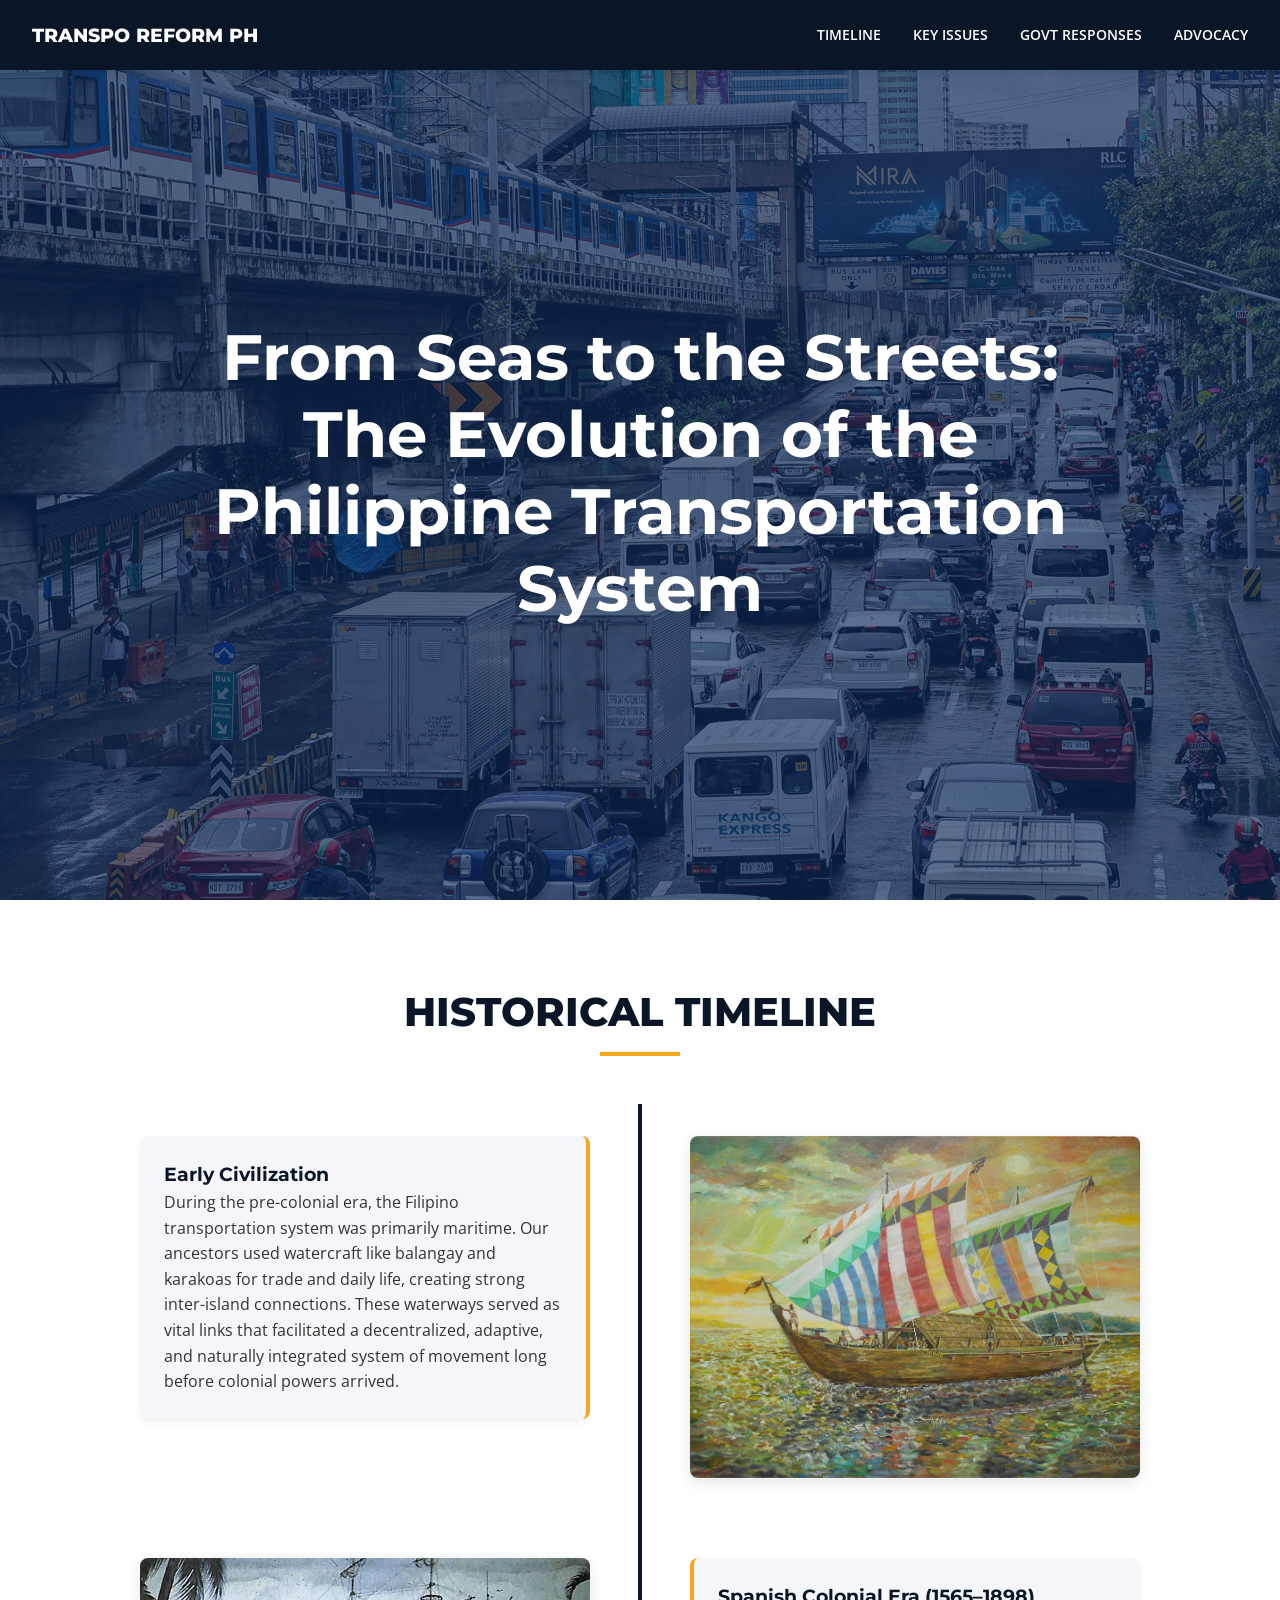
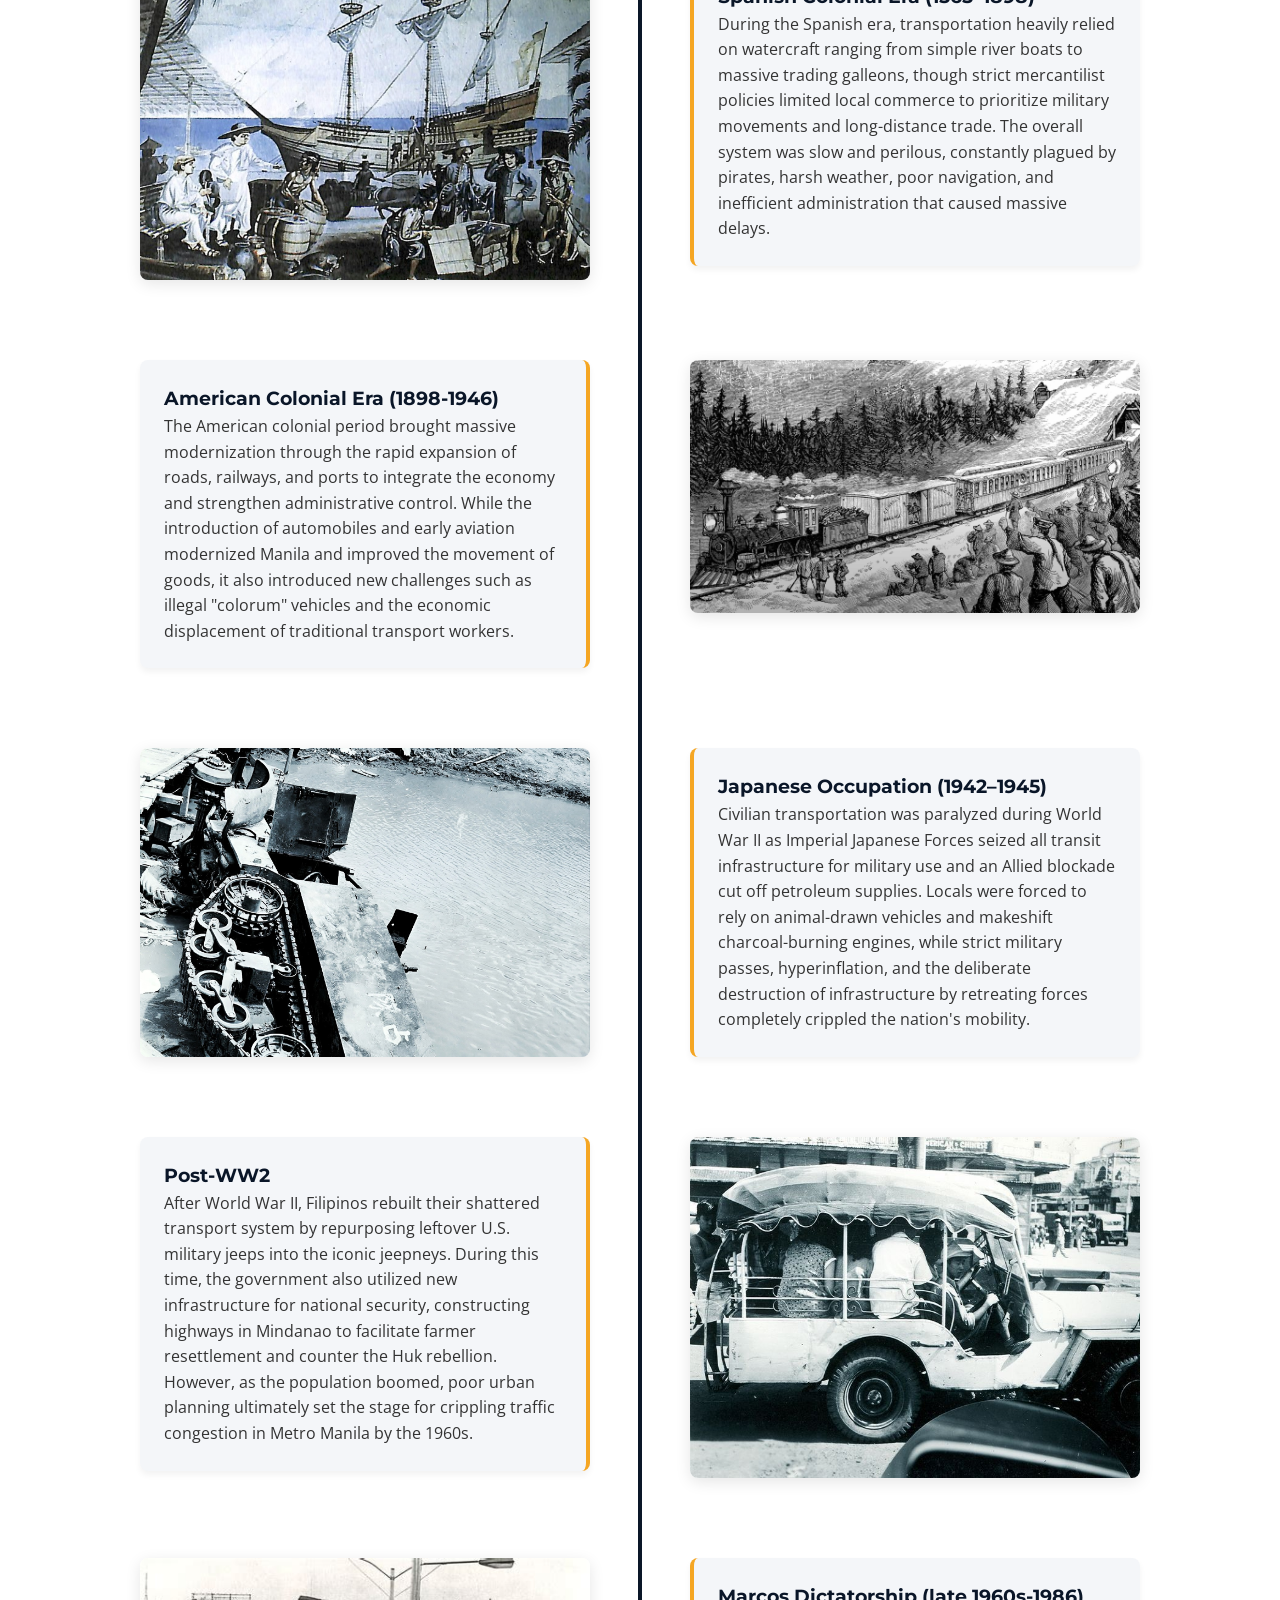
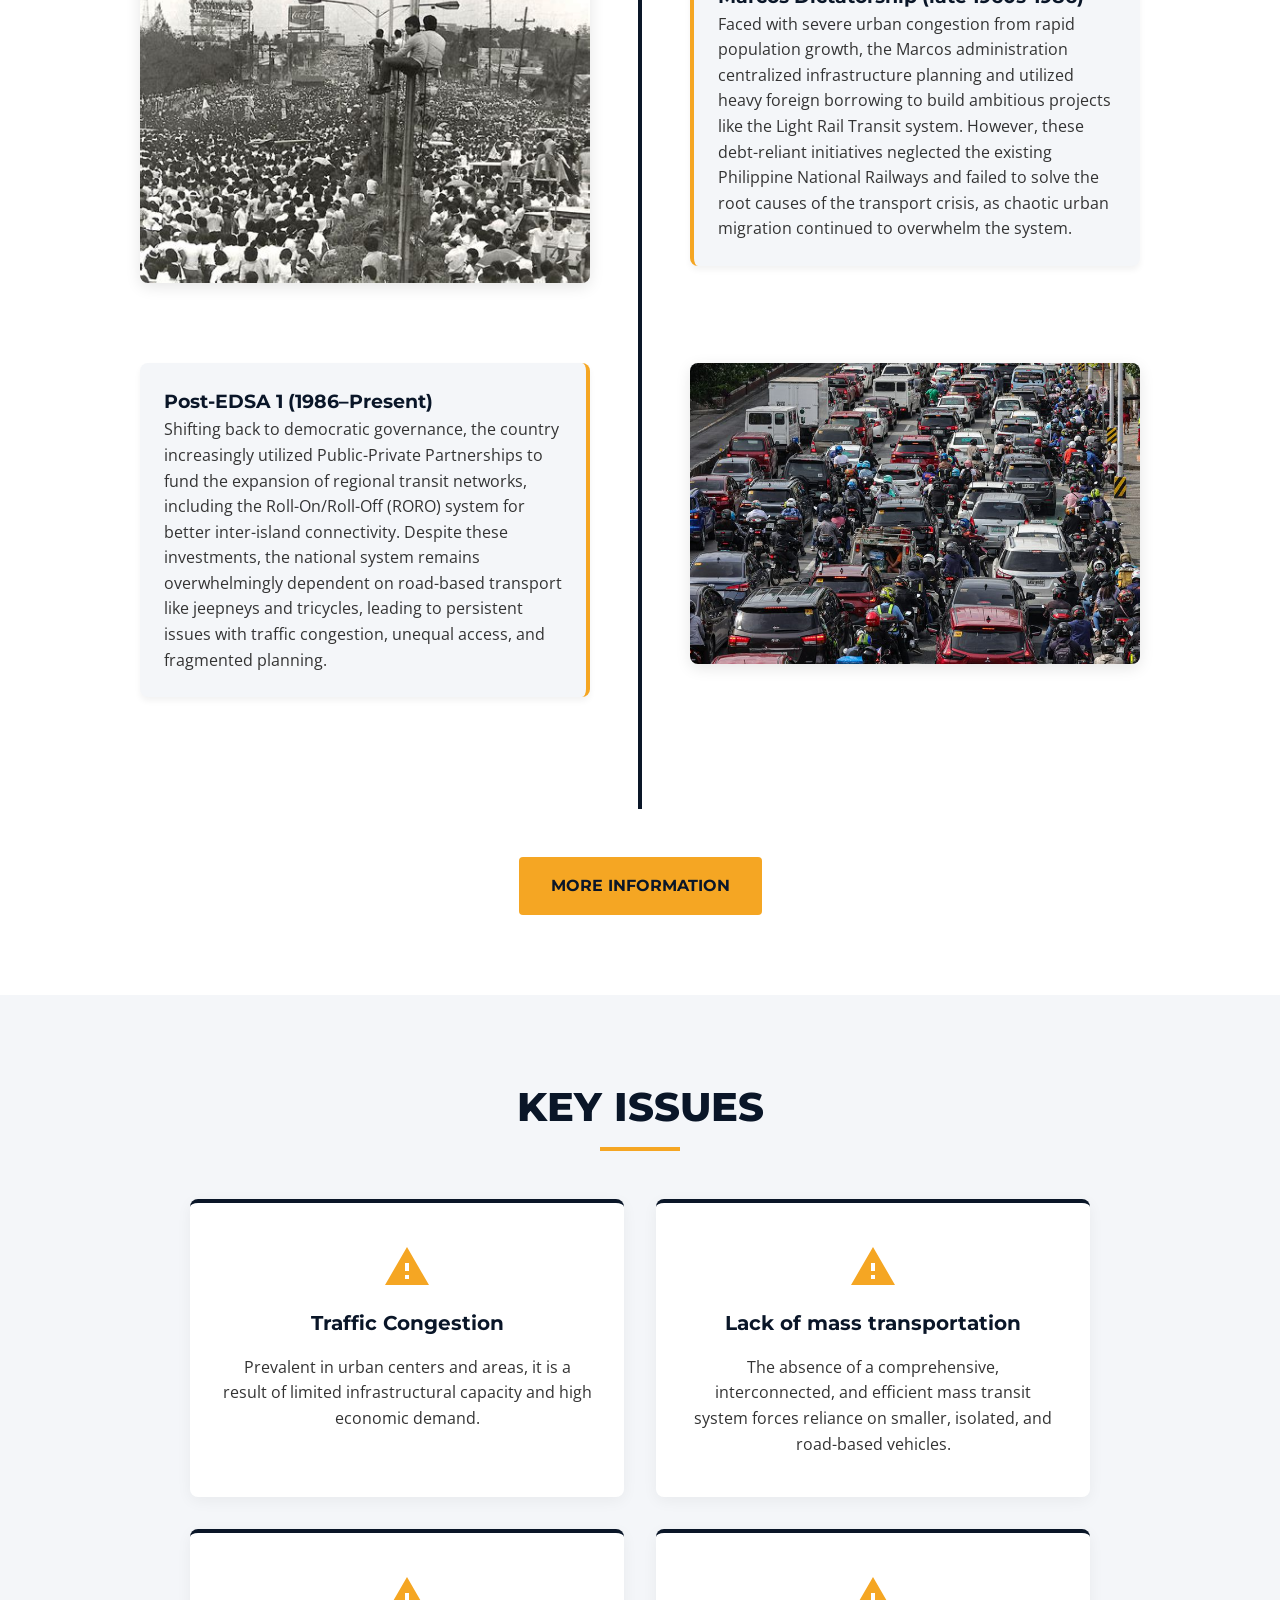
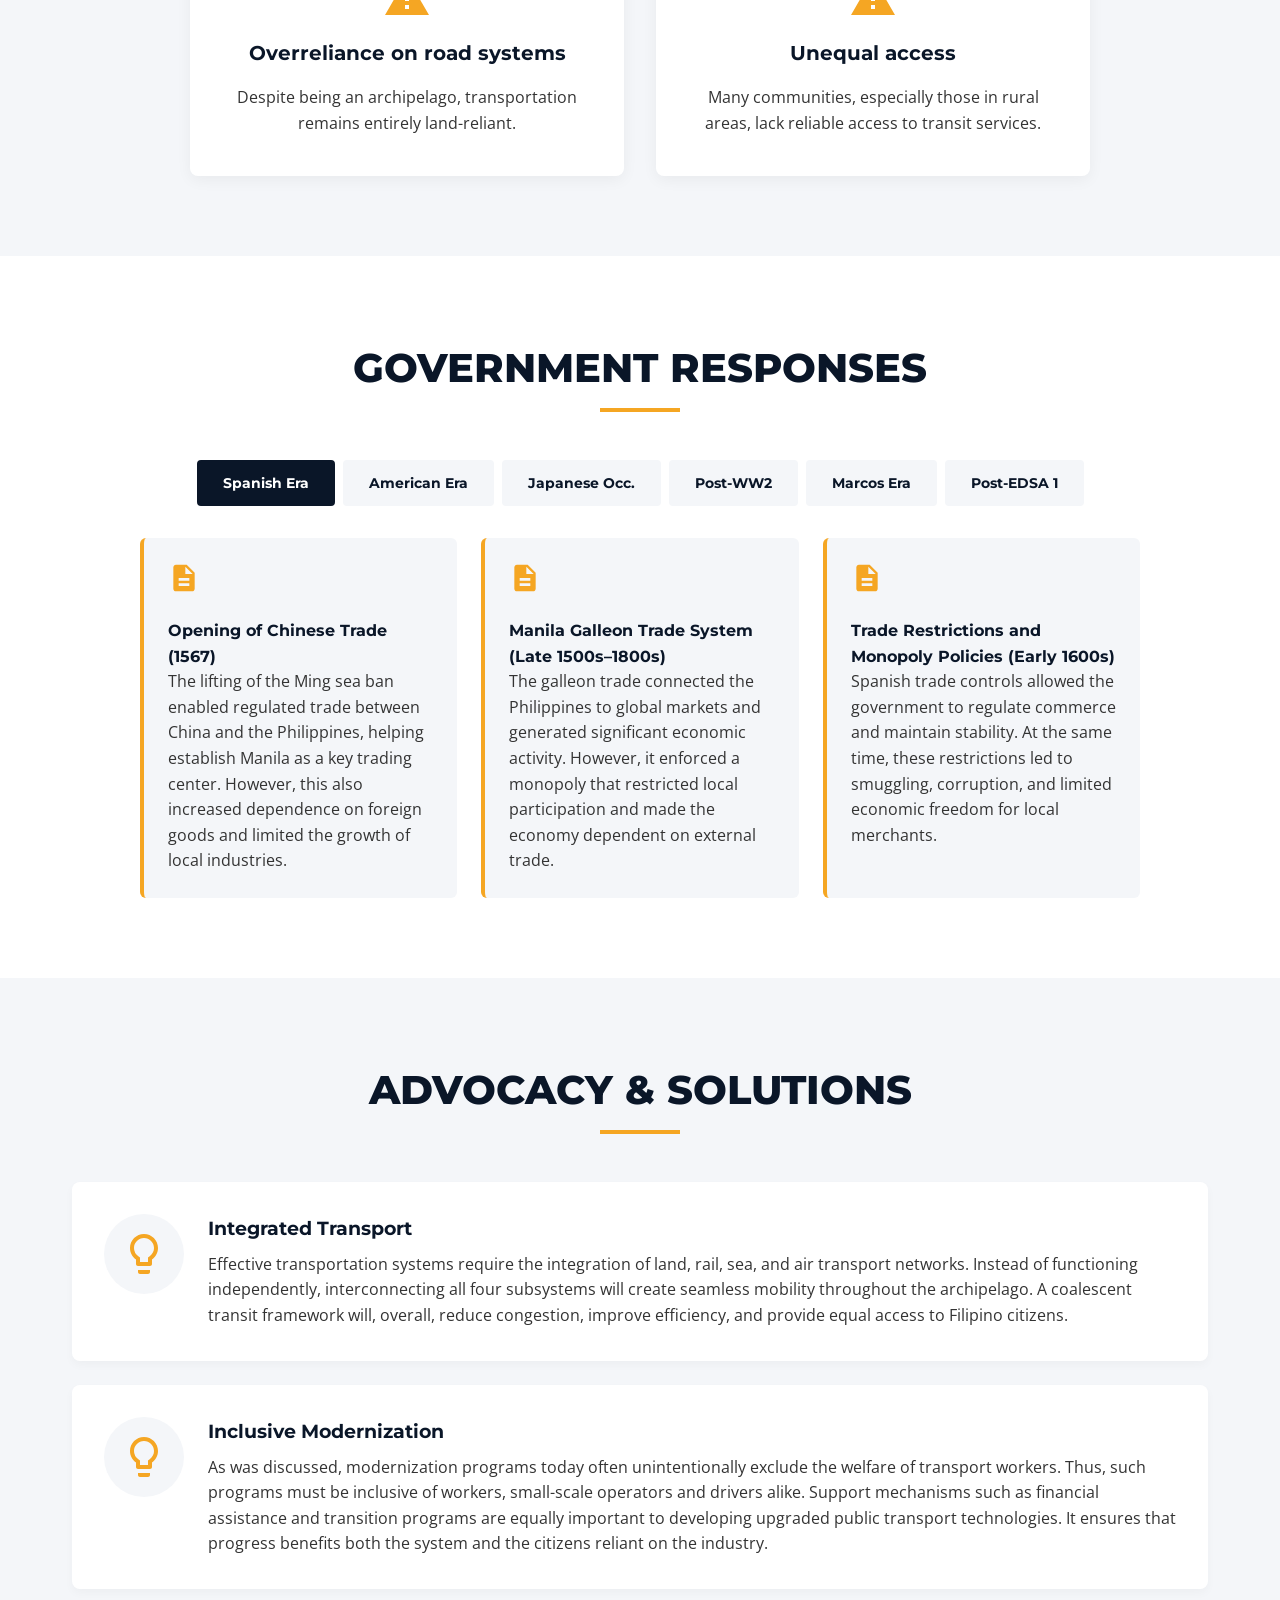
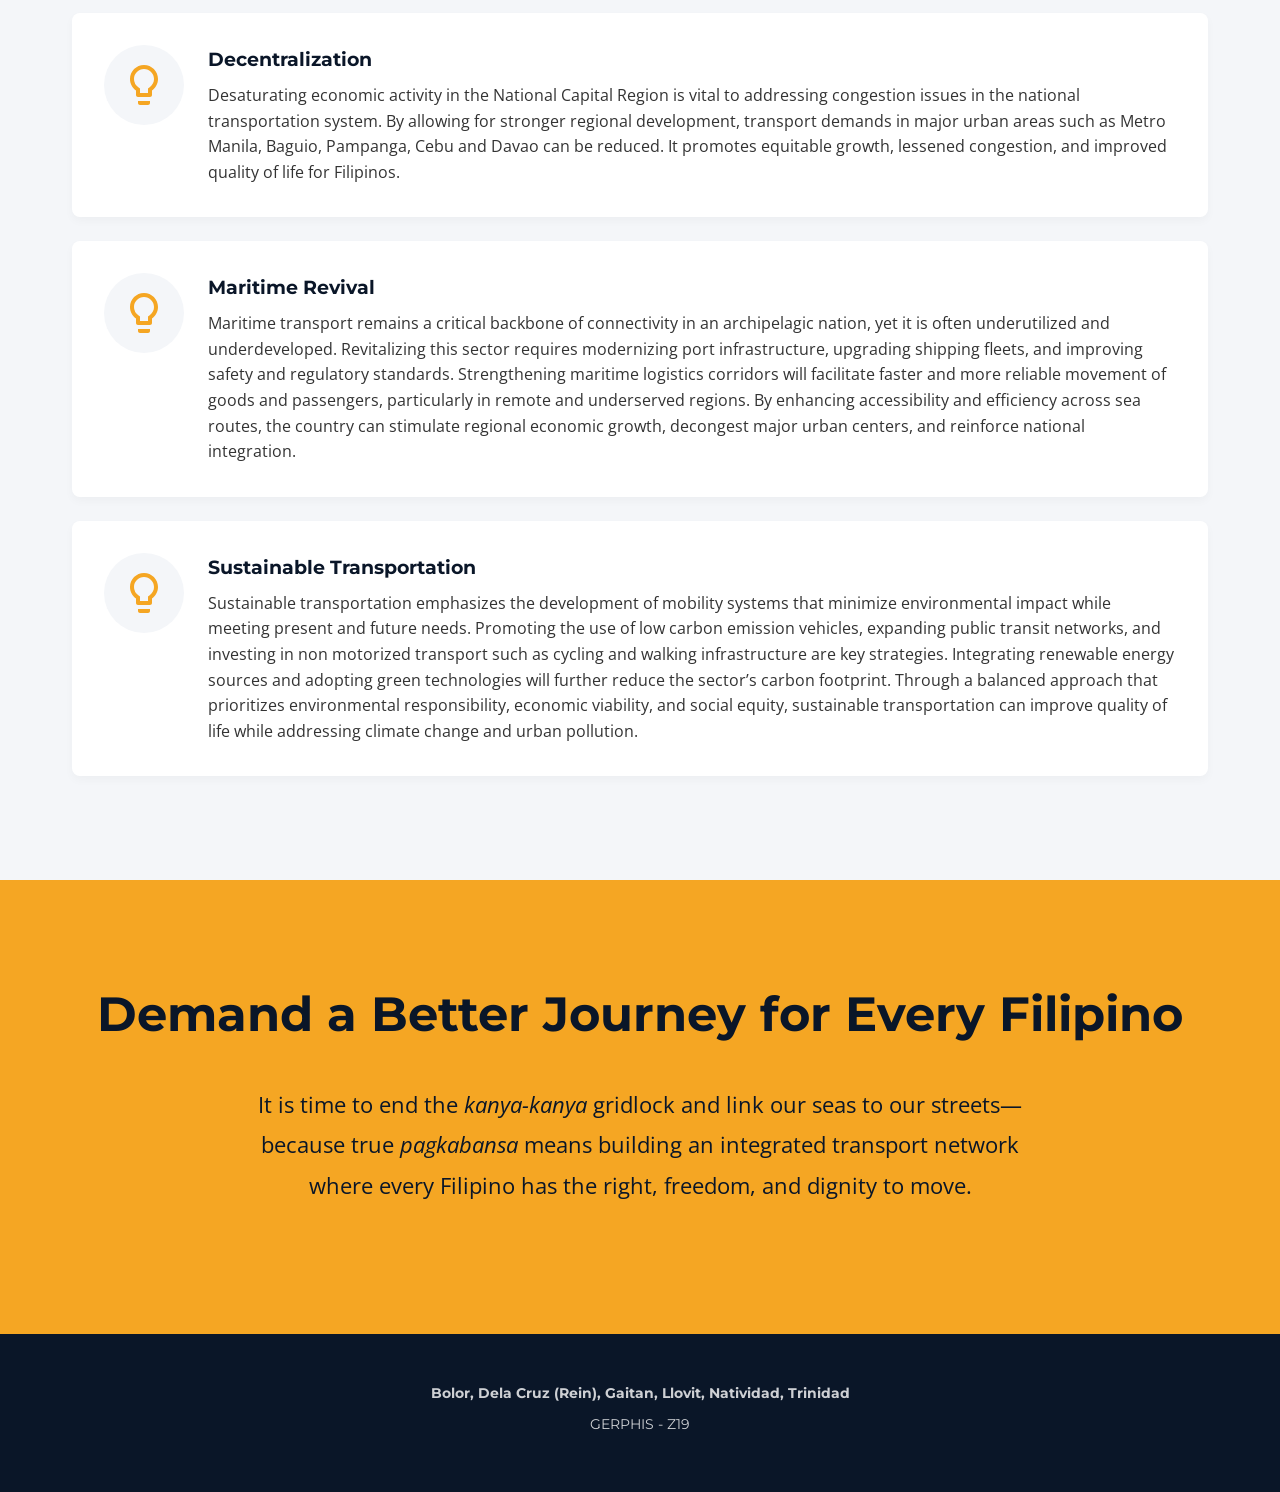
<file: index.html>
<!DOCTYPE html>
<html lang="en">
<head>
    <meta charset="UTF-8">
    <meta name="viewport" content="width=device-width, initial-scale=1.0">
    <title>From Seas to the Streets | Philippine Transportation Reform</title>
    <link rel="preconnect" href="https://fonts.googleapis.com">
    <link rel="preconnect" href="https://fonts.gstatic.com" crossorigin>
    <link href="https://fonts.googleapis.com/css2?family=Montserrat:wght@400;700;800&family=Open+Sans:wght@400;600&display=swap" rel="stylesheet">
    <link rel="stylesheet" href="style.css">
</head>
<body>

    <svg style="display: none;">
        <defs>
            <g id="icon-alert">
                <path d="M1 21h22L12 2 1 21zm12-3h-2v-2h2v2zm0-4h-2v-4h2v4z"/>
            </g>
            <g id="icon-solution">
                <path d="M9 21c0 .55.45 1 1 1h4c.55 0 1-.45 1-1v-1H9v1zm3-19C8.14 2 5 5.14 5 9c0 2.38 1.19 4.47 3 5.74V17c0 .55.45 1 1 1h6c.55 0 1-.45 1-1v-2.26c1.81-1.27 3-3.36 3-5.74 0-3.86-3.14-7-7-7zm2.85 11.1l-.85.6V16h-4v-2.3l-.85-.6A4.997 4.997 0 0 1 7 9c0-2.76 2.24-5 5-5s5 2.24 5 5c0 1.63-.8 3.16-2.15 4.1z"/>
            </g>
            <g id="icon-law">
                <path d="M14 2H6c-1.1 0-1.99.9-1.99 2L4 20c0 1.1.89 2 1.99 2H18c1.1 0 2-.9 2-2V8l-6-6zm2 16H8v-2h8v2zm0-4H8v-2h8v2zm-3-5V3.5L18.5 9H13z"/>
            </g>
        </defs>
    </svg>

    <nav>
        <div class="nav-logo">TRANSPO REFORM PH</div>
        <div class="menu-toggle" onclick="toggleMenu()">
            <span></span>
            <span></span>
            <span></span>
        </div>
        <ul class="nav-links">
            <li><a href="#timeline">Timeline</a></li>
            <li><a href="#issues">Key Issues</a></li>
            <li><a href="#responses">Govt Responses</a></li>
            <li><a href="#advocacy">Advocacy</a></li>
        </ul>
    </nav>

    <header id="hero">
        <h1 class="fade-in">From Seas to the Streets: The Evolution of the Philippine Transportation System</h1>
    </header>

    <section id="timeline">
        <h2 class="section-title fade-in">Historical Timeline</h2>
        <div class="timeline-container">

            <div class="timeline-item fade-in">
                <div class="timeline-content">
                    <h3>Early Civilization</h3>
                    <p>During the pre-colonial era, the Filipino transportation system was primarily maritime. Our ancestors used watercraft like balangay and karakoas for trade and daily life, creating strong inter-island connections. These waterways served as vital links that facilitated a decentralized, adaptive, and naturally integrated system of movement long before colonial powers arrived.</p>
                </div>
                <div class="timeline-image">
                    <img src="Pictures/early_timeline.jpg" alt="Early Civilization">
                </div>
            </div>
            
            <div class="timeline-item fade-in">
                <div class="timeline-content">
                    <h3>Spanish Colonial Era (1565–1898)</h3>
                    <p>During the Spanish era, transportation heavily relied on watercraft ranging from simple river boats to massive trading galleons, though strict mercantilist policies limited local commerce to prioritize military movements and long-distance trade. The overall system was slow and perilous, constantly plagued by pirates, harsh weather, poor navigation, and inefficient administration that caused massive delays.</p>
                </div>
                <div class="timeline-image">
                    <img src="Pictures/Spanish_timeline.jpg" alt="Spanish Colonial Era">
                </div>
            </div>

            <div class="timeline-item fade-in">
                <div class="timeline-content">
                    <h3>American Colonial Era (1898-1946)</h3>
                    <p>The American colonial period brought massive modernization through the rapid expansion of roads, railways, and ports to integrate the economy and strengthen administrative control. While the introduction of automobiles and early aviation modernized Manila and improved the movement of goods, it also introduced new challenges such as illegal "colorum" vehicles and the economic displacement of traditional transport workers.</p>
                </div>
                <div class="timeline-image">
                    <img src="Pictures/american_timeline.jpg" alt="American Colonial Era">
                </div>
            </div>

            <div class="timeline-item fade-in match-text-height">
                <div class="timeline-content">
                    <h3>Japanese Occupation (1942–1945)</h3>
                    <p>Civilian transportation was paralyzed during World War II as Imperial Japanese Forces seized all transit infrastructure for military use and an Allied blockade cut off petroleum supplies. Locals were forced to rely on animal-drawn vehicles and makeshift charcoal-burning engines, while strict military passes, hyperinflation, and the deliberate destruction of infrastructure by retreating forces completely crippled the nation's mobility.</p>
                </div>
                <div class="timeline-image">
                    <img src="Pictures/japanese_timeline.jpg" alt="Japanese Occupation">
                </div>
            </div>

            <div class="timeline-item fade-in">
                <div class="timeline-content">
                    <h3>Post-WW2</h3>
                    <p>After World War II, Filipinos rebuilt their shattered transport system by repurposing leftover U.S. military jeeps into the iconic jeepneys. During this time, the government also utilized new infrastructure for national security, constructing highways in Mindanao to facilitate farmer resettlement and counter the Huk rebellion. However, as the population boomed, poor urban planning ultimately set the stage for crippling traffic congestion in Metro Manila by the 1960s.</p>
                </div>
                <div class="timeline-image">
                    <img src="Pictures/ww2_timeline.jpg" alt="Post-WW2">
                </div>
            </div>

            <div class="timeline-item fade-in">
                <div class="timeline-content">
                    <h3>Marcos Dictatorship (late 1960s-1986)</h3>
                    <p>Faced with severe urban congestion from rapid population growth, the Marcos administration centralized infrastructure planning and utilized heavy foreign borrowing to build ambitious projects like the Light Rail Transit system. However, these debt-reliant initiatives neglected the existing Philippine National Railways and failed to solve the root causes of the transport crisis, as chaotic urban migration continued to overwhelm the system.</p>
                </div>
                <div class="timeline-image">
                    <img src="Pictures/marcos_timeline.jpg" alt="Marcos Dictatorship">
                </div>
            </div>

            <div class="timeline-item fade-in">
                <div class="timeline-content">
                    <h3>Post-EDSA 1 (1986–Present)</h3>
                    <p>Shifting back to democratic governance, the country increasingly utilized Public-Private Partnerships to fund the expansion of regional transit networks, including the Roll-On/Roll-Off (RORO) system for better inter-island connectivity. Despite these investments, the national system remains overwhelmingly dependent on road-based transport like jeepneys and tricycles, leading to persistent issues with traffic congestion, unequal access, and fragmented planning.</p>
                </div>
                <div class="timeline-image">
                    <img src="Pictures/present_timeline.jpg" alt="Present Timeline">
                </div>
            </div>

        </div>

        <div style="text-align: center; margin-top: 3rem;">
            <a href="more_info.html" class="btn fade-in">More Information</a>
        </div>

    </section>

    <section id="issues">
        <h2 class="section-title fade-in">Key Issues</h2>
        <div class="grid-cards">
            <div class="card fade-in">
                <svg class="icon" viewBox="0 0 24 24"><use href="#icon-alert"></use></svg>
                <h3>Traffic Congestion</h3>
                <p>
                    Prevalent in urban centers and areas, it is a result of limited infrastructural capacity and high economic demand.
                </p>
            </div>

            <div class="card fade-in">
                <svg class="icon" viewBox="0 0 24 24"><use href="#icon-alert"></use></svg>
                <h3>Lack of mass transportation</h3>
                <p>
                    The absence of a comprehensive, interconnected, and efficient mass transit system forces reliance on smaller, isolated, and road-based vehicles.
                </p>
            </div>

            <div class="card fade-in">
                <svg class="icon" viewBox="0 0 24 24"><use href="#icon-alert"></use></svg>
                <h3>Overreliance on road systems</h3>
                <p>
                    Despite being an archipelago, transportation remains entirely land-reliant.
                </p>
            </div>

            <div class="card fade-in">
                <svg class="icon" viewBox="0 0 24 24"><use href="#icon-alert"></use></svg>
                <h3>Unequal access</h3>
                <p>
                    Many communities, especially those in rural areas, lack reliable access to transit services.
                </p>
            </div>
        </div>
    </section>

    <section id="responses">
        <h2 class="section-title fade-in">Government Responses</h2>
        <div class="tabs-container fade-in">
            <div class="tabs-nav">
                <button class="tab-btn" onclick="openTab(event, 'tab-spanish')">Spanish Era</button>
                <button class="tab-btn" onclick="openTab(event, 'tab-american')">American Era</button>
                <button class="tab-btn" onclick="openTab(event, 'tab-japanese')">Japanese Occ.</button>
                <button class="tab-btn" onclick="openTab(event, 'tab-postww2')">Post-WW2</button>
                <button class="tab-btn" onclick="openTab(event, 'tab-marcos')">Marcos Era</button>
                <button class="tab-btn" onclick="openTab(event, 'tab-postedsa')">Post-EDSA 1</button>
            </div>

            <div id="tab-spanish" class="tab-content">
                <div class="policy-grid">
                    <div class="policy-card">
                        <svg class="icon" style="width:32px; height:32px;" viewBox="0 0 24 24"><use href="#icon-law"></use></svg>
                        <h4>Opening of Chinese Trade (1567)</h4>
                        <p>The lifting of the Ming sea ban enabled regulated trade between China and the Philippines, helping establish Manila as a key trading center. However, this also increased dependence on foreign goods and limited the growth of local industries.</p>
                    </div>
                    <div class="policy-card">
                        <svg class="icon" style="width:32px; height:32px;" viewBox="0 0 24 24"><use href="#icon-law"></use></svg>
                        <h4>Manila Galleon Trade System (Late 1500s–1800s)</h4>
                        <p>The galleon trade connected the Philippines to global markets and generated significant economic activity. However, it enforced a monopoly that restricted local participation and made the economy dependent on external trade.</p>
                    </div>
                    <div class="policy-card">
                        <svg class="icon" style="width:32px; height:32px;" viewBox="0 0 24 24"><use href="#icon-law"></use></svg>
                        <h4>Trade Restrictions and Monopoly Policies (Early 1600s)</h4>
                        <p>Spanish trade controls allowed the government to regulate commerce and maintain stability. At the same time, these restrictions led to smuggling, corruption, and limited economic freedom for local merchants.</p>
                    </div>
                </div>
            </div>

            <div id="tab-american" class="tab-content">
                <div class="policy-grid">
                    <div class="policy-card">
                        <svg class="icon" style="width:32px; height:32px;" viewBox="0 0 24 24"><use href="#icon-law"></use></svg>
                        <h4> Act No. 2307 - Board of Public Utility Commissioners (1914)</h4>
                        <p>This law introduced a formal regulatory system for transport services, ensuring that private companies followed government rules. While it helped organize the growing transport industry, it also increased government control over private enterprise and laid the foundation for long-term regulatory bureaucracy.</p>
                    </div>
                    <div class="policy-card">
                        <svg class="icon" style="width:32px; height:32px;" viewBox="0 0 24 24"><use href="#icon-law"></use></svg>
                        <h4>Act 3084 - Nationalization of Coastwise Shipping (1923)</h4>
                        <p>The policy aimed to strengthen the national shipping industry and reduce foreign dominance in domestic transport. While it promoted Filipino ownership, it also limited competition and reduced the number of operators in the shipping sector.</p>
                    </div>
                    <div class="policy-card">
                        <svg class="icon" style="width:32px; height:32px;" viewBox="0 0 24 24"><use href="#icon-law"></use></svg>
                        <h4>Commonwealth Act No. 146 - Public Service Law (1936)</h4>
                        <p>It allowed the government to control routes, rates, and operations of transport companies. Although it improved oversight and stability, the law became rigid over time and remained largely unchanged for decades, contributing to inefficiencies in the transport system.</p>
                    </div>
                </div>
            </div>

            <div id="tab-japanese" class="tab-content">
                <div class="policy-grid">
                    <div class="policy-card">
                        <svg class="icon" style="width:32px; height:32px;" viewBox="0 0 24 24"><use href="#icon-law"></use></svg>
                        <h4>Laurel's Food and Distribution Policies (1942)</h4>
                        <p>Laurel enacted policies to boost food production and protect citizens from conscription. By addressing food distribution directly, Laurel attempted to mitigate the worst effects of the crisis. Laurel organized an agency to distribute rice, even though most of the rice was confiscated by Japanese soldiers.</p>
                    </div>
                    <div class="policy-card">
                        <svg class="icon" style="width:32px; height:32px;" viewBox="0 0 24 24"><use href="#icon-law"></use></svg>
                        <h4>Executive Order No. 1 (1942)</h4>
                        <p>This order vested law enforcement duties in the Commissioner of the Interior. Crucially, this bureau was made responsible for enforcing occupation ordinances related to transportation, specifically, maintaining public order on the roads and regulating the movement of both people and goods.</p>
                    </div>
                    <div class="policy-card">
                        <svg class="icon" style="width:32px; height:32px;" viewBox="0 0 24 24"><use href="#icon-law"></use></svg>
                        <h4>Proclamation No. 109 (1944)</h4>
                        <p>The Japanese subsequently utilized the KALIBAPI as the means to implement labor mobilization programs, which included compelling workers to participate in road repair and infrastructure maintenance vital for military transportation.</p>
                    </div>
                </div>
            </div>

            <div id="tab-postww2" class="tab-content">
                <div class="policy-grid">
                    <div class="policy-card">
                        <svg class="icon" style="width:32px; height:32px;" viewBox="0 0 24 24"><use href="#icon-law"></use></svg>
                        <h4>Republic Act No. 4136 - Land Transportation and Traffic Code (1964)</h4>
                        <p>This law centralized vehicle registration to manage the post-war transport boom. However, its heavy bureaucracy allowed the illegal "Kabit System" to thrive, where illegal operators simply attached themselves to legitimate franchises.</p>
                    </div>
                    <div class="policy-card">
                        <svg class="icon" style="width:32px; height:32px;" viewBox="0 0 24 24"><use href="#icon-law"></use></svg>
                        <h4>Executive Order No. 603 – Creation of the Light Rail Transit Authority (1980)</h4>
                        <p>This order established the LRTA to build Metro Manila's first modern light rail. While it provided a crucial mass transit alternative, it burdened the national economy by relying on up to $300 million in state-guaranteed foreign loans.</p>
                    </div>
                    <div class="policy-card">
                        <svg class="icon" style="width:32px; height:32px;" viewBox="0 0 24 24"><use href="#icon-law"></use></svg>
                        <h4>Letter of Instruction No. 1482 – Legalization of "Colorum" Vehicles (1984)</h4>
                        <p>This directive officially recognized motorized tricycles as legal transport outside urban areas. Shifting franchising to local governments organized informal workers but eventually contributed to severe localized traffic congestion.</p>
                    </div>
                </div>
            </div>

            <div id="tab-marcos" class="tab-content">
                <div class="policy-grid">
                    <div class="policy-card">
                        <svg class="icon" style="width:32px; height:32px;" viewBox="0 0 24 24"><use href="#icon-law"></use></svg>
                        <h4>Executive Order No. 546 - Creation of Public Works and Transport Ministries</h4>
                        <p>This established the Ministry of Public Works and Transportation. It centralized the responsibility for constructing and maintaining massive public infrastructure, including portworks, airports, public buildings, and flood control systems</p>
                    </div>
                    <div class="policy-card">
                        <svg class="icon" style="width:32px; height:32px;" viewBox="0 0 24 24"><use href="#icon-law"></use></svg>
                        <h4>Executive Order No. 603 - Light Rail Transit Authority</h4>
                        <p>This created the Light Rail Transit Authority (LRTA) to construct, operate, and maintain the light rail system. The national government fully subscribed its 500 million peso capital and guaranteed up to $300 million in foreign loans authorized for the project.</p>
                    </div>
                    <div class="policy-card">
                        <svg class="icon" style="width:32px; height:32px;" viewBox="0 0 24 24"><use href="#icon-law"></use></svg>
                        <h4>Letter of Instruction No. 1482 - Legalization of “Colurum” Vehicles</h4>
                        <p>This mandated the legalization and regulation of "colorum" motorized tricycles, officially recognizing them as a principal transport mode in non-urban areas. It shifted management responsibilities to local governments to decentralize franchising and licensing.</p>
                    </div>
                </div>
            </div>

            <div id="tab-postedsa" class="tab-content">
                <div class="policy-grid">
                    <div class="policy-card">
                        <svg class="icon" style="width:32px; height:32px;" viewBox="0 0 24 24"><use href="#icon-law"></use></svg>
                        <h4>RA 6957 - Public-Private Partnerships (1990)</h4>
                        <p>PPP enabled faster infrastructure development through private sector participation, improving connectivity and reducing government burden. However, it may lead to higher user costs and concerns over transparency and equity.</p>
                    </div>
                    <div class="policy-card">
                        <svg class="icon" style="width:32px; height:32px;" viewBox="0 0 24 24"><use href="#icon-law"></use></svg>
                        <h4>Roll-on/Roll-off (RORO) System (2003)</h4>
                        <p>The RORO system improved inter-island transport by allowing seamless movement of vehicles and goods, boosting regional trade. Its impact, however, is limited by uneven infrastructure and operational inefficiencies.</p>
                    </div>
                    <div class="policy-card">
                        <svg class="icon" style="width:32px; height:32px;" viewBox="0 0 24 24"><use href="#icon-law"></use></svg>
                        <h4>Public Utility Vehicle Modernization Program (PUVMP) (2017)</h4>
                        <p>The PUVMP aims to modernize public transport with safer and more environmentally friendly vehicles. However, high costs have created challenges for drivers and operators, raising concerns about inclusivity.</p>
                    </div>
                </div>
            </div>

        </div>
    </section>

    <section id="advocacy" style="background-color: var(--light-grey);">
        <div class="container fade-in">
            <h2 class="section-title">Advocacy & Solutions</h2>
            
            <div class="feature-block fade-in">
                <div class="feature-block-icon">
                    <svg class="icon" style="margin:0;" viewBox="0 0 24 24"><use href="#icon-solution"></use></svg>
                </div>
                <div>
                    <h3>Integrated Transport</h3>
                    <p>Effective transportation systems require the integration of land, rail, sea, and air transport networks. Instead of functioning independently, interconnecting all four subsystems will create seamless mobility throughout the archipelago. A coalescent transit framework will, overall, reduce congestion, improve efficiency, and provide equal access to Filipino citizens.</p>
                </div>
            </div>

            <div class="feature-block fade-in">
                <div class="feature-block-icon">
                    <svg class="icon" style="margin:0;" viewBox="0 0 24 24"><use href="#icon-solution"></use></svg>
                </div>
                <div>
                    <h3>Inclusive Modernization</h3>
                    <p>
                        As was discussed, modernization programs today often unintentionally exclude the welfare of transport workers. Thus, such programs must be inclusive of workers, small-scale operators and drivers alike. Support mechanisms such as financial assistance and transition programs are equally important to developing upgraded public transport technologies. It ensures that progress benefits both the system and the citizens reliant on the industry.
                    </p>
                </div>
            </div>

            <div class="feature-block fade-in">
                <div class="feature-block-icon">
                    <svg class="icon" style="margin:0;" viewBox="0 0 24 24"><use href="#icon-solution"></use></svg>
                </div>
                <div>
                    <h3>Decentralization</h3>
                    <p>
                        Desaturating economic activity in the National Capital Region is vital to addressing congestion issues in the national transportation system. By allowing for stronger regional development, transport demands in major urban areas such as Metro Manila, Baguio, Pampanga, Cebu and Davao can be reduced. It promotes equitable growth, lessened congestion, and improved quality of life for Filipinos.
                   </p> 
                </div>
            </div>

            <div class="feature-block fade-in">
                <div class="feature-block-icon">
                    <svg class="icon" style="margin:0;" viewBox="0 0 24 24"><use href="#icon-solution"></use></svg>
                </div>
                <div>
                    <h3>Maritime Revival</h3>
                    <p>
                        Maritime transport remains a critical backbone of connectivity in an archipelagic nation, yet it is often underutilized and underdeveloped. Revitalizing this sector requires modernizing port infrastructure, upgrading shipping fleets, and improving safety and regulatory standards. Strengthening maritime logistics corridors will facilitate faster and more reliable movement of goods and passengers, particularly in remote and underserved regions. By enhancing accessibility and efficiency across sea routes, the country can stimulate regional economic growth, decongest major urban centers, and reinforce national integration.
                    </p>
                </div>
            </div>

                        <div class="feature-block fade-in">
            <div class="feature-block-icon">
                    <svg class="icon" style="margin:0;" viewBox="0 0 24 24"><use href="#icon-solution"></use></svg>
                </div>
                <div>
                    <h3>Sustainable Transportation</h3>
                    <p>
                        Sustainable transportation emphasizes the development of mobility systems that minimize environmental impact while meeting present and future needs. Promoting the use of low carbon emission vehicles, expanding public transit networks, and investing in non motorized transport such as cycling and walking infrastructure are key strategies. Integrating renewable energy sources and adopting green technologies will further reduce the sector’s carbon footprint. Through a balanced approach that prioritizes environmental responsibility, economic viability, and social equity, sustainable transportation can improve quality of life while addressing climate change and urban pollution.
                    </p>
                </div>
            </div>
        </div>
    </section>

    <section id="cta">
        <h2 class="fade-in">Demand a Better Journey for Every Filipino</h2>
        <div class="fade-in" style="margin-bottom: 2rem; max-width: 800px; margin-left: auto; margin-right: auto; font-size: 1.4rem; line-height: 1.8; text-align: center;">
            <p>
                It is time to end the <em>kanya-kanya</em> gridlock and link our seas to our streets—because true <em>pagkabansa</em> means building an integrated transport network where every Filipino has the right, freedom, and dignity to move.
            </p>
        </div>
    </section>

    <footer>
        <p><strong>Bolor, Dela Cruz (Rein), Gaitan, Llovit, Natividad, Trinidad</strong></p>
        <p>GERPHIS - Z19</p>
    </footer>

    <script src="script.js"></script>
</body>
</html>
</file>
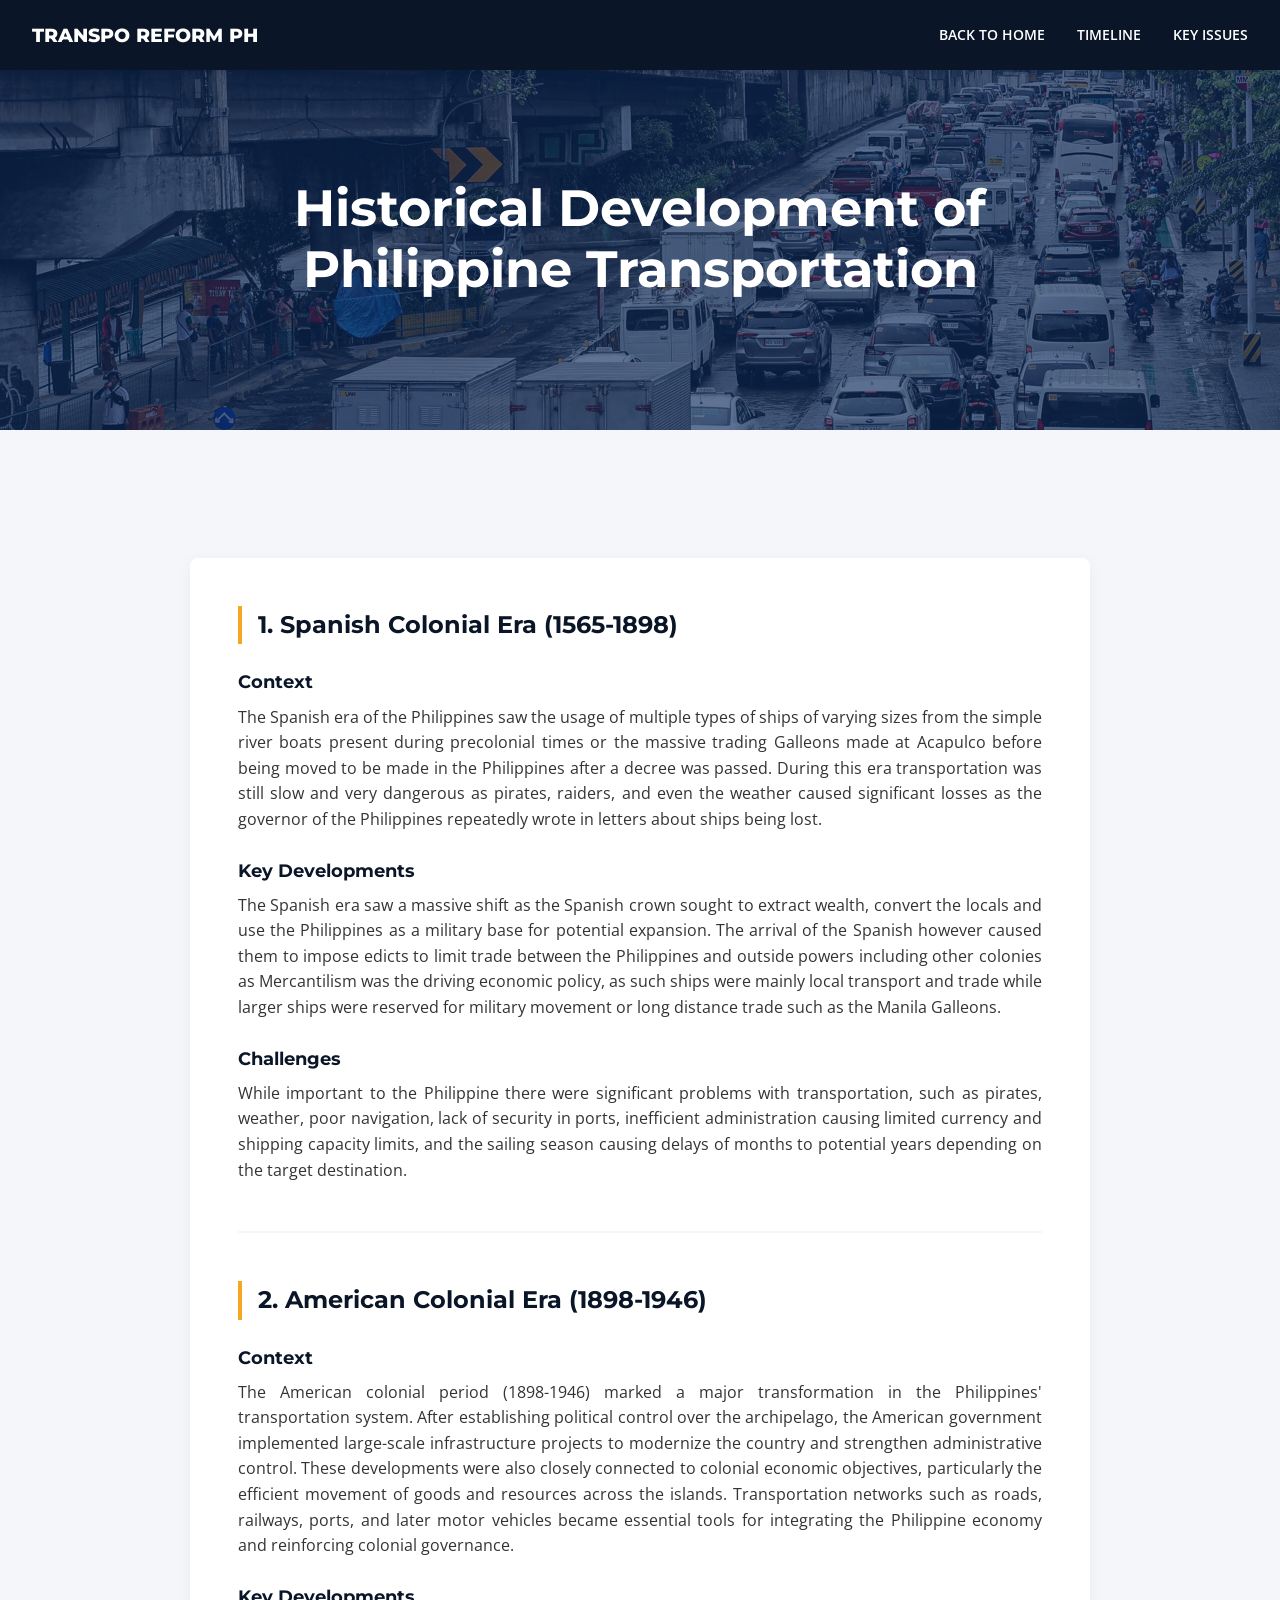
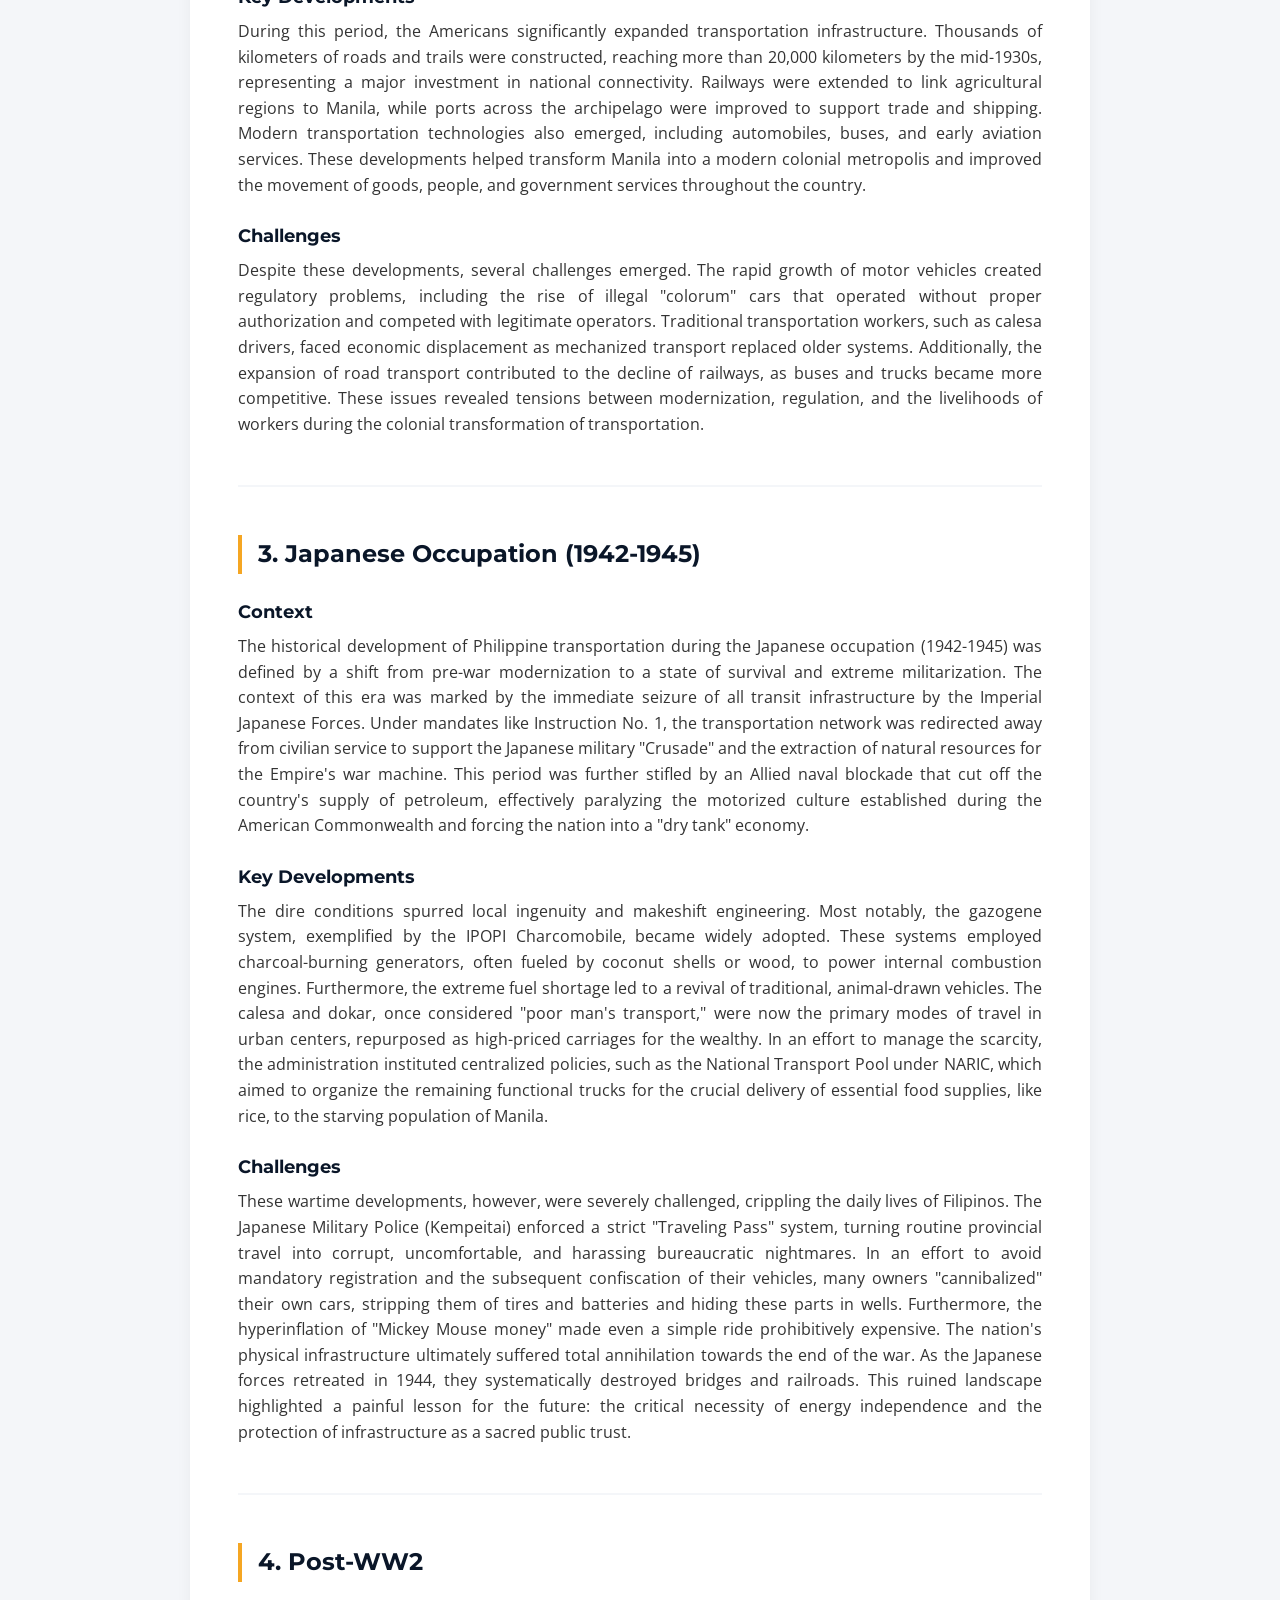
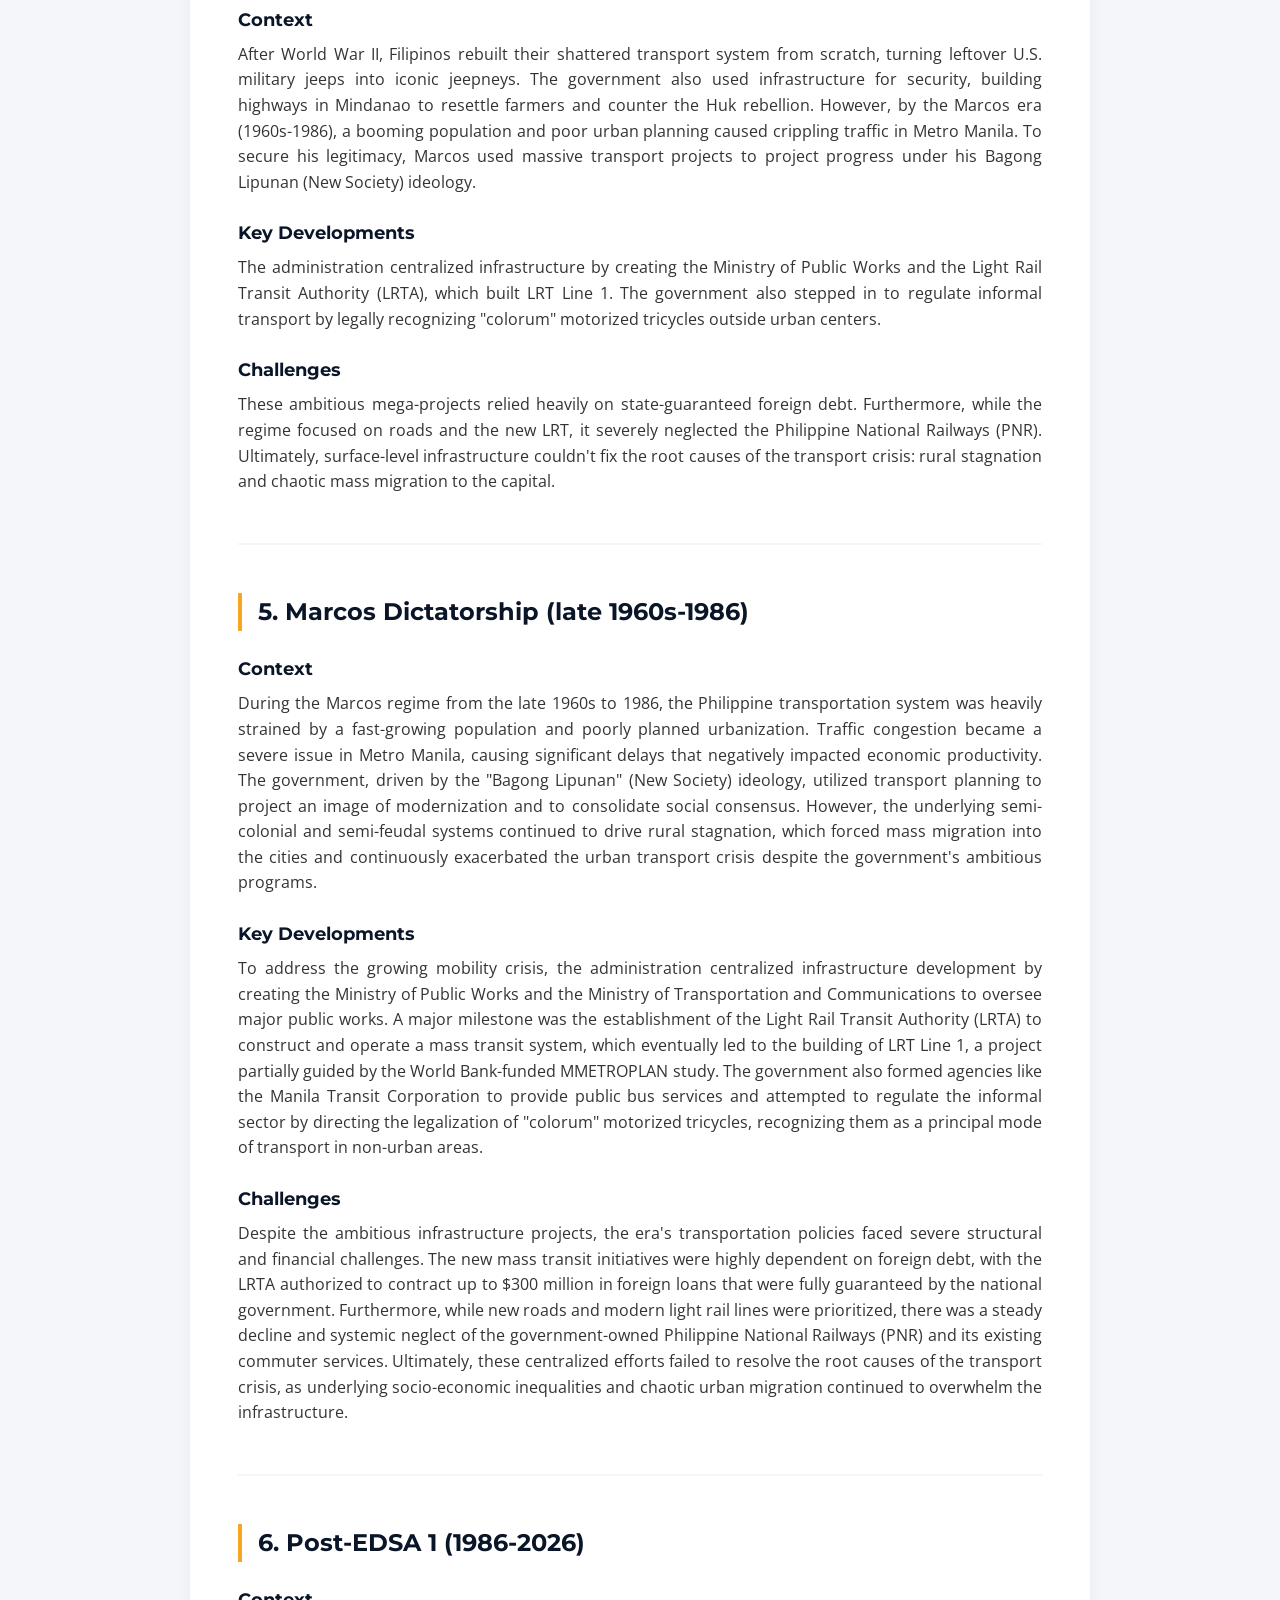
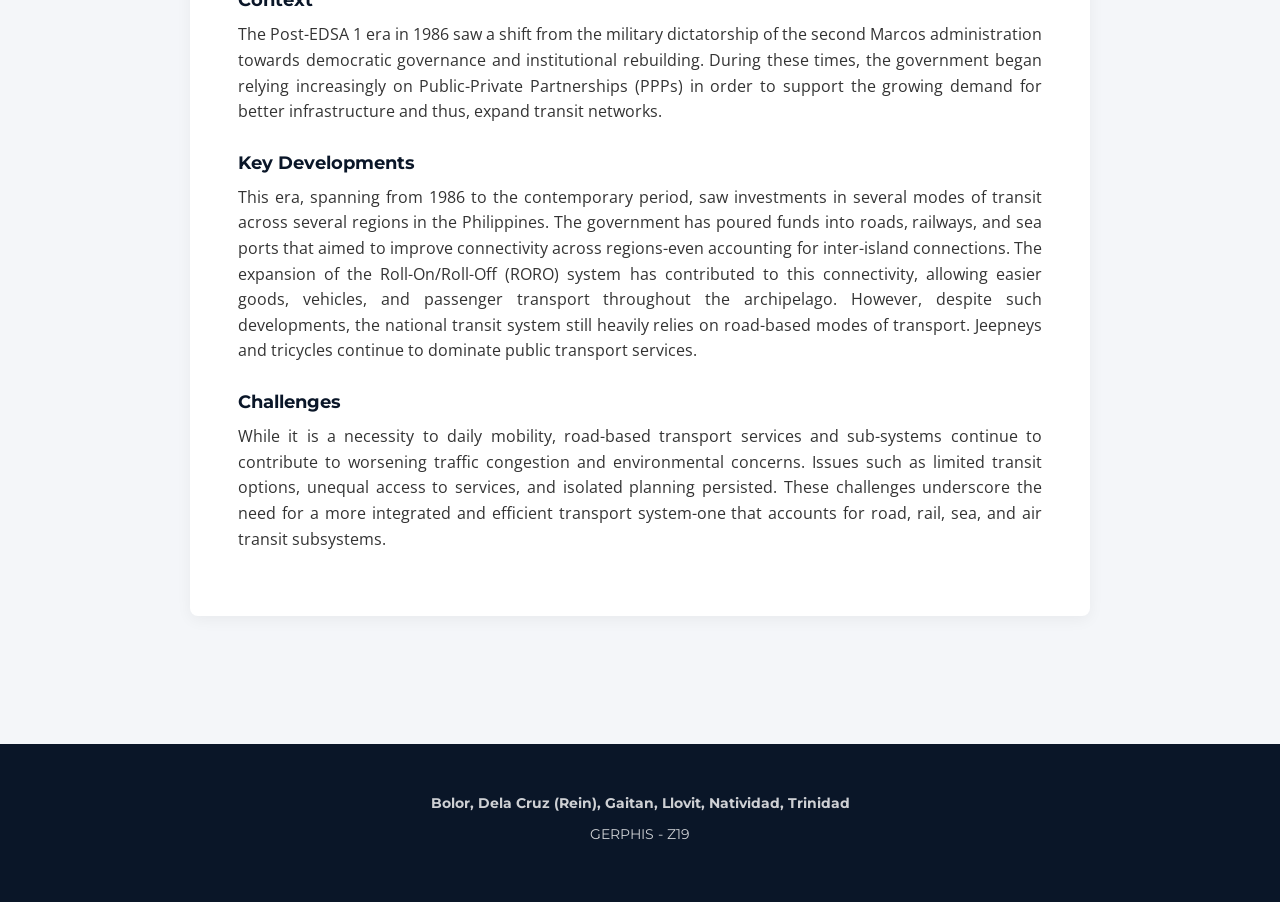
<file: more_info.html>
<!DOCTYPE html>
<html lang="en">
<head>
    <meta charset="UTF-8">
    <meta name="viewport" content="width=device-width, initial-scale=1.0">
    <title>Historical Development | Philippine Transportation Reform</title>
    <link rel="preconnect" href="https://fonts.googleapis.com">
    <link rel="preconnect" href="https://fonts.gstatic.com" crossorigin>
    <link href="https://fonts.googleapis.com/css2?family=Montserrat:wght@400;700;800&family=Open+Sans:wght@400;600&display=swap" rel="stylesheet">
    <link rel="stylesheet" href="style.css">
    <style>
        /* Specific adjustments for the info page readability */
        .info-section {
            max-width: 900px;
            margin: 0 auto;
            background-color: var(--white);
            padding: 3rem;
            border-radius: 8px;
            box-shadow: 0 4px 15px rgba(0,0,0,0.05);
            margin-top: 3rem;
            margin-bottom: 3rem;
        }
        .era-block {
            margin-bottom: 3rem;
            border-bottom: 2px solid var(--light-grey);
            padding-bottom: 2rem;
        }
        .era-block:last-child {
            border-bottom: none;
            margin-bottom: 0;
            padding-bottom: 0;
        }
        .era-block h3 {
            color: var(--navy);
            margin-bottom: 1.5rem;
            font-size: 1.5rem;
            border-left: 4px solid var(--gold);
            padding-left: 1rem;
        }
        .era-block h4 {
            color: var(--navy);
            margin-top: 1.5rem;
            margin-bottom: 0.5rem;
            font-size: 1.1rem;
        }
        .era-block p {
            margin-bottom: 1rem;
            text-align: justify;
        }
    </style>
</head>
<body>

    <nav>
        <div class="nav-logo">TRANSPO REFORM PH</div>
        <div class="menu-toggle" onclick="toggleMenu()">
            <span></span>
            <span></span>
            <span></span>
        </div>
        <ul class="nav-links">
            <li><a href="index.html">Back to Home</a></li>
            <li><a href="index.html#timeline">Timeline</a></li>
            <li><a href="index.html#issues">Key Issues</a></li>
        </ul>
    </nav>

    <header id="hero" style="height: 40vh; min-height: 300px;">
        <h1 class="fade-in" style="font-size: clamp(2rem, 4vw, 3.5rem);">Historical Development of Philippine Transportation</h1>
    </header>

    <section>
        <div class="info-section fade-in">
            
            <div class="era-block">
                <h3>1. Spanish Colonial Era (1565-1898)</h3>
                <h4>Context</h4>
                <p>The Spanish era of the Philippines saw the usage of multiple types of ships of varying sizes from the simple river boats present during precolonial times or the massive trading Galleons made at Acapulco before being moved to be made in the Philippines after a decree was passed. During this era transportation was still slow and very dangerous as pirates, raiders, and even the weather caused significant losses as the governor of the Philippines repeatedly wrote in letters about ships being lost.</p>
                
                <h4>Key Developments</h4>
                <p>The Spanish era saw a massive shift as the Spanish crown sought to extract wealth, convert the locals and use the Philippines as a military base for potential expansion. The arrival of the Spanish however caused them to impose edicts to limit trade between the Philippines and outside powers including other colonies as Mercantilism was the driving economic policy, as such ships were mainly local transport and trade while larger ships were reserved for military movement or long distance trade such as the Manila Galleons.</p>
                
                <h4>Challenges</h4>
                <p>While important to the Philippine there were significant problems with transportation, such as pirates, weather, poor navigation, lack of security in ports, inefficient administration causing limited currency and shipping capacity limits, and the sailing season causing delays of months to potential years depending on the target destination.</p>
            </div>

            <div class="era-block">
                <h3>2. American Colonial Era (1898-1946)</h3>
                <h4>Context</h4>
                <p>The American colonial period (1898-1946) marked a major transformation in the Philippines' transportation system. After establishing political control over the archipelago, the American government implemented large-scale infrastructure projects to modernize the country and strengthen administrative control. These developments were also closely connected to colonial economic objectives, particularly the efficient movement of goods and resources across the islands. Transportation networks such as roads, railways, ports, and later motor vehicles became essential tools for integrating the Philippine economy and reinforcing colonial governance.</p>
                
                <h4>Key Developments</h4>
                <p>During this period, the Americans significantly expanded transportation infrastructure. Thousands of kilometers of roads and trails were constructed, reaching more than 20,000 kilometers by the mid-1930s, representing a major investment in national connectivity. Railways were extended to link agricultural regions to Manila, while ports across the archipelago were improved to support trade and shipping. Modern transportation technologies also emerged, including automobiles, buses, and early aviation services. These developments helped transform Manila into a modern colonial metropolis and improved the movement of goods, people, and government services throughout the country.</p>
                
                <h4>Challenges</h4>
                <p>Despite these developments, several challenges emerged. The rapid growth of motor vehicles created regulatory problems, including the rise of illegal "colorum" cars that operated without proper authorization and competed with legitimate operators. Traditional transportation workers, such as calesa drivers, faced economic displacement as mechanized transport replaced older systems. Additionally, the expansion of road transport contributed to the decline of railways, as buses and trucks became more competitive. These issues revealed tensions between modernization, regulation, and the livelihoods of workers during the colonial transformation of transportation.</p>
            </div>

            <div class="era-block">
                <h3>3. Japanese Occupation (1942-1945)</h3>
                <h4>Context</h4>
                <p>The historical development of Philippine transportation during the Japanese occupation (1942-1945) was defined by a shift from pre-war modernization to a state of survival and extreme militarization. The context of this era was marked by the immediate seizure of all transit infrastructure by the Imperial Japanese Forces. Under mandates like Instruction No. 1, the transportation network was redirected away from civilian service to support the Japanese military "Crusade" and the extraction of natural resources for the Empire's war machine. This period was further stifled by an Allied naval blockade that cut off the country's supply of petroleum, effectively paralyzing the motorized culture established during the American Commonwealth and forcing the nation into a "dry tank" economy.</p>
                
                <h4>Key Developments</h4>
                <p>The dire conditions spurred local ingenuity and makeshift engineering. Most notably, the gazogene system, exemplified by the IPOPI Charcomobile, became widely adopted. These systems employed charcoal-burning generators, often fueled by coconut shells or wood, to power internal combustion engines. Furthermore, the extreme fuel shortage led to a revival of traditional, animal-drawn vehicles. The calesa and dokar, once considered "poor man's transport," were now the primary modes of travel in urban centers, repurposed as high-priced carriages for the wealthy. In an effort to manage the scarcity, the administration instituted centralized policies, such as the National Transport Pool under NARIC, which aimed to organize the remaining functional trucks for the crucial delivery of essential food supplies, like rice, to the starving population of Manila.</p>
                
                <h4>Challenges</h4>
                <p>These wartime developments, however, were severely challenged, crippling the daily lives of Filipinos. The Japanese Military Police (Kempeitai) enforced a strict "Traveling Pass" system, turning routine provincial travel into corrupt, uncomfortable, and harassing bureaucratic nightmares. In an effort to avoid mandatory registration and the subsequent confiscation of their vehicles, many owners "cannibalized" their own cars, stripping them of tires and batteries and hiding these parts in wells. Furthermore, the hyperinflation of "Mickey Mouse money" made even a simple ride prohibitively expensive. The nation's physical infrastructure ultimately suffered total annihilation towards the end of the war. As the Japanese forces retreated in 1944, they systematically destroyed bridges and railroads. This ruined landscape highlighted a painful lesson for the future: the critical necessity of energy independence and the protection of infrastructure as a sacred public trust.</p>
            </div>

            <div class="era-block">
                <h3>4. Post-WW2</h3>
                <h4>Context</h4>
                <p>After World War II, Filipinos rebuilt their shattered transport system from scratch, turning leftover U.S. military jeeps into iconic jeepneys. The government also used infrastructure for security, building highways in Mindanao to resettle farmers and counter the Huk rebellion. However, by the Marcos era (1960s-1986), a booming population and poor urban planning caused crippling traffic in Metro Manila. To secure his legitimacy, Marcos used massive transport projects to project progress under his Bagong Lipunan (New Society) ideology.</p>
                
                <h4>Key Developments</h4>
                <p>The administration centralized infrastructure by creating the Ministry of Public Works and the Light Rail Transit Authority (LRTA), which built LRT Line 1. The government also stepped in to regulate informal transport by legally recognizing "colorum" motorized tricycles outside urban centers.</p>
                
                <h4>Challenges</h4>
                <p>These ambitious mega-projects relied heavily on state-guaranteed foreign debt. Furthermore, while the regime focused on roads and the new LRT, it severely neglected the Philippine National Railways (PNR). Ultimately, surface-level infrastructure couldn't fix the root causes of the transport crisis: rural stagnation and chaotic mass migration to the capital.</p>
            </div>

            <div class="era-block">
                <h3>5. Marcos Dictatorship (late 1960s-1986)</h3>
                <h4>Context</h4>
                <p>During the Marcos regime from the late 1960s to 1986, the Philippine transportation system was heavily strained by a fast-growing population and poorly planned urbanization. Traffic congestion became a severe issue in Metro Manila, causing significant delays that negatively impacted economic productivity. The government, driven by the "Bagong Lipunan" (New Society) ideology, utilized transport planning to project an image of modernization and to consolidate social consensus. However, the underlying semi-colonial and semi-feudal systems continued to drive rural stagnation, which forced mass migration into the cities and continuously exacerbated the urban transport crisis despite the government's ambitious programs.</p>
                
                <h4>Key Developments</h4>
                <p>To address the growing mobility crisis, the administration centralized infrastructure development by creating the Ministry of Public Works and the Ministry of Transportation and Communications to oversee major public works. A major milestone was the establishment of the Light Rail Transit Authority (LRTA) to construct and operate a mass transit system, which eventually led to the building of LRT Line 1, a project partially guided by the World Bank-funded MMETROPLAN study. The government also formed agencies like the Manila Transit Corporation to provide public bus services and attempted to regulate the informal sector by directing the legalization of "colorum" motorized tricycles, recognizing them as a principal mode of transport in non-urban areas.</p>
                
                <h4>Challenges</h4>
                <p>Despite the ambitious infrastructure projects, the era's transportation policies faced severe structural and financial challenges. The new mass transit initiatives were highly dependent on foreign debt, with the LRTA authorized to contract up to $300 million in foreign loans that were fully guaranteed by the national government. Furthermore, while new roads and modern light rail lines were prioritized, there was a steady decline and systemic neglect of the government-owned Philippine National Railways (PNR) and its existing commuter services. Ultimately, these centralized efforts failed to resolve the root causes of the transport crisis, as underlying socio-economic inequalities and chaotic urban migration continued to overwhelm the infrastructure.</p>
            </div>

            <div class="era-block">
                <h3>6. Post-EDSA 1 (1986-2026)</h3>
                <h4>Context</h4>
                <p>The Post-EDSA 1 era in 1986 saw a shift from the military dictatorship of the second Marcos administration towards democratic governance and institutional rebuilding. During these times, the government began relying increasingly on Public-Private Partnerships (PPPs) in order to support the growing demand for better infrastructure and thus, expand transit networks.</p>
                
                <h4>Key Developments</h4>
                <p>This era, spanning from 1986 to the contemporary period, saw investments in several modes of transit across several regions in the Philippines. The government has poured funds into roads, railways, and sea ports that aimed to improve connectivity across regions-even accounting for inter-island connections. The expansion of the Roll-On/Roll-Off (RORO) system has contributed to this connectivity, allowing easier goods, vehicles, and passenger transport throughout the archipelago. However, despite such developments, the national transit system still heavily relies on road-based modes of transport. Jeepneys and tricycles continue to dominate public transport services.</p>
                
                <h4>Challenges</h4>
                <p>While it is a necessity to daily mobility, road-based transport services and sub-systems continue to contribute to worsening traffic congestion and environmental concerns. Issues such as limited transit options, unequal access to services, and isolated planning persisted. These challenges underscore the need for a more integrated and efficient transport system-one that accounts for road, rail, sea, and air transit subsystems.</p>
            </div>

        </div>
    </section>

    <footer>
        <p><strong>Bolor, Dela Cruz (Rein), Gaitan, Llovit, Natividad, Trinidad</strong></p>
        <p>GERPHIS - Z19</p>
    </footer>

    <script src="script.js"></script>
</body>
</html>
</file>
<file: style.css>
:root {
    --navy: #0A1628;
    --gold: #F5A623;
    --white: #FFFFFF;
    --light-grey: #F4F6F9;
    --nav-height: 70px;
}

* {
    margin: 0;
    padding: 0;
    box-sizing: border-box;
}

html {
    scroll-behavior: smooth;
    scroll-padding-top: var(--nav-height);
}

body {
    font-family: 'Open Sans', sans-serif;
    background-color: var(--light-grey);
    color: #333333;
    line-height: 1.6;
}

h1, h2, h3, h4, .nav-logo {
    font-family: 'Montserrat', sans-serif;
    color: var(--navy);
}

a {
    text-decoration: none;
    color: inherit;
}

section {
    padding: 5rem 2rem;
    max-width: 1200px;
    margin: 0 auto;
}

/* Utility Classes */
.fade-in {
    opacity: 0;
    transform: translateY(30px);
    transition: opacity 0.8s ease-out, transform 0.8s ease-out;
}

.fade-in.visible {
    opacity: 1;
    transform: translateY(0);
}

.section-title {
    text-align: center;
    font-size: 2.5rem;
    margin-bottom: 3rem;
    text-transform: uppercase;
    font-weight: 800;
    position: relative;
}

.section-title::after {
    content: '';
    display: block;
    width: 80px;
    height: 4px;
    background-color: var(--gold);
    margin: 0.5rem auto 0;
}

.btn {
    display: inline-block;
    background-color: var(--gold);
    color: var(--navy);
    padding: 1rem 2rem;
    font-family: 'Montserrat', sans-serif;
    font-weight: 700;
    border-radius: 4px;
    text-transform: uppercase;
    transition: background-color 0.3s ease, transform 0.3s ease;
    border: none;
    cursor: pointer;
}

.btn:hover {
    background-color: #e09612;
    transform: translateY(-2px);
}

.icon {
    width: 48px;
    height: 48px;
    fill: var(--gold);
    margin-bottom: 1rem;
}

/* 2. Navigation */
nav {
    position: sticky;
    top: 0;
    width: 100%;
    height: var(--nav-height);
    background-color: var(--navy);
    color: var(--white);
    display: flex;
    justify-content: space-between;
    align-items: center;
    padding: 0 2rem;
    z-index: 1000;
    box-shadow: 0 2px 10px rgba(0,0,0,0.1);
}

.nav-logo {
    color: var(--white);
    font-weight: 800;
    font-size: 1.2rem;
}

.nav-links {
    display: flex;
    gap: 2rem;
    list-style: none;
}

.nav-links a {
    font-weight: 600;
    font-size: 0.9rem;
    text-transform: uppercase;
    transition: color 0.3s ease;
}

.nav-links a:hover {
    color: var(--gold);
}

/* Hamburger Menu (Mobile) */
.menu-toggle {
    display: none;
    cursor: pointer;
    flex-direction: column;
    gap: 5px;
}

.menu-toggle span {
    display: block;
    width: 25px;
    height: 3px;
    background: var(--white);
}

/* 1. Hero / Landing */
#hero {
    max-width: 100%;
    height: calc(100vh - var(--nav-height));
    
    /* Added background image with a blue tint overlay */
    background: linear-gradient(rgba(10, 40, 90, 0.65), rgba(10, 40, 90, 0.65)), url('Pictures/main_cover.jpg');
    background-size: cover;
    background-position: center;
    background-repeat: no-repeat;
    
    color: var(--white);
    display: flex;
    flex-direction: column;
    justify-content: center;
    align-items: center;
    text-align: center;
    padding: 0 2rem;
    position: relative;
    overflow: hidden;
}

#hero h1 {
    color: var(--white);
    font-size: clamp(2.5rem, 5vw, 4.5rem);
    max-width: 900px;
    margin-bottom: 1.5rem;
    line-height: 1.2;
}

#hero p {
    font-size: 1.2rem;
    max-width: 600px;
    margin-bottom: 2rem;
    color: var(--light-grey);
}

/* 3. Historical Timeline */
#timeline {
    background-color: var(--white);
    max-width: 100%;
}

.timeline-container {
    max-width: 1000px;
    margin: 0 auto;
    position: relative;
    padding: 2rem 0;
}

.timeline-container::before {
    content: '';
    position: absolute;
    top: 0;
    bottom: 0;
    left: 50%;
    width: 4px;
    background-color: var(--navy);
    transform: translateX(-50%);
}

.timeline-item {
    display: flex;
    justify-content: space-between;
    align-items: flex-start; /* Required for the sticky child to work properly */
    width: 100%;
    margin-bottom: 5rem;
    position: relative;
}

/* Odd items: Text on the Left, Image on the Right */
.timeline-item:nth-child(odd) {
    flex-direction: row;
}

/* Even items: Text on the Right, Image on the Left */
.timeline-item:nth-child(even) {
    flex-direction: row-reverse;
}

.timeline-content {
    background-color: var(--light-grey);
    padding: 1.5rem;
    border-radius: 8px;
    width: 45%;
    box-shadow: 0 4px 6px rgba(0,0,0,0.05);
    position: relative;
}

/* Add borders to indicate connection to the center line */
.timeline-item:nth-child(odd) .timeline-content {
    border-right: 4px solid var(--gold);
    border-left: none;
}

.timeline-item:nth-child(even) .timeline-content {
    border-left: 4px solid var(--gold);
    border-right: none;
}

/* The sticky image container */
.timeline-image {
    width: 45%;
    position: sticky;
    top: calc(var(--nav-height) + 2rem);
}

.timeline-image img {
    width: 100%;
    height: auto;
    border-radius: 8px;
    box-shadow: 0 4px 15px rgba(0,0,0,0.1);
    display: block;
}

/* Special class to force an image to perfectly match its text height */
.timeline-item.match-text-height {
    align-items: stretch; 
}

.timeline-item.match-text-height .timeline-image {
    position: relative;
    top: 0; /* Disables sticky positioning since the heights now match */
}

.timeline-item.match-text-height .timeline-image img {
    position: absolute;
    top: 0;
    left: 0;
    width: 100%;
    height: 100%;
    object-fit: cover; /* Crops the image to fit the container without distorting */
}

/* 4. Key Issues */
.grid-cards {
    display: grid;
    grid-template-columns: repeat(2, 1fr); /* Forces a neat 2x2 grid */
    gap: 2rem;
    max-width: 900px; /* Constrains the width so cards don't stretch too far */
    margin: 0 auto;   /* Centers the grid within the section */
}

.card {
    background-color: var(--white);
    padding: 2.5rem 2rem; /* Increased padding for a more spacious feel */
    border-radius: 8px;
    box-shadow: 0 4px 15px rgba(0,0,0,0.05);
    border-top: 4px solid var(--navy);
    text-align: center;
    transition: transform 0.3s ease, box-shadow 0.3s ease;
    display: flex;
    flex-direction: column;
    align-items: center;
    justify-content: flex-start;
}

.card:hover {
    transform: translateY(-5px);
    box-shadow: 0 8px 25px rgba(0,0,0,0.1); /* Enhanced shadow on hover */
}

.card h3 {
    margin-bottom: 1rem;
    font-size: 1.25rem;
}

/* 5. Government Responses */
#responses {
    background-color: var(--white);
    max-width: 100%;
}

.tabs-container {
    max-width: 1000px;
    margin: 0 auto;
}

.tabs-nav {
    display: flex;
    flex-wrap: wrap;
    justify-content: center;
    gap: 0.5rem;
    margin-bottom: 2rem;
}

.tab-btn {
    background-color: var(--light-grey);
    color: var(--navy);
    border: 2px solid transparent;
    padding: 0.75rem 1.5rem;
    font-family: 'Montserrat', sans-serif;
    font-weight: 700;
    font-size: 0.9rem;
    cursor: pointer;
    border-radius: 4px;
    transition: all 0.3s ease;
}

.tab-btn.active, .tab-btn:hover {
    background-color: var(--navy);
    color: var(--white);
    border-color: var(--navy);
}

.tab-content {
    display: none;
    animation: fadeInTab 0.5s ease;
}

@keyframes fadeInTab {
    from { opacity: 0; transform: translateY(10px); }
    to { opacity: 1; transform: translateY(0); }
}

.policy-grid {
    display: grid;
    grid-template-columns: repeat(auto-fit, minmax(280px, 1fr));
    gap: 1.5rem;
}

.policy-card {
    background-color: var(--light-grey);
    padding: 1.5rem;
    border-radius: 6px;
    border-left: 4px solid var(--gold);
}

/* 6. Advocacy & Solutions */
.feature-block {
    display: flex;
    align-items: flex-start;
    gap: 1.5rem;
    background-color: var(--white);
    padding: 2rem;
    border-radius: 8px;
    margin-bottom: 1.5rem;
    box-shadow: 0 4px 10px rgba(0,0,0,0.03);
}

.feature-block-icon {
    flex-shrink: 0;
    background-color: var(--light-grey);
    width: 80px;
    height: 80px;
    border-radius: 50%;
    display: flex;
    justify-content: center;
    align-items: center;
}

.feature-block h3 {
    margin-bottom: 0.5rem;
}

/* 7. Call to Action */
#cta {
    background-color: var(--gold);
    max-width: 100%;
    text-align: center;
    padding: 6rem 2rem;
    color: var(--navy);
}

#cta h2 {
    color: var(--navy);
    margin-bottom: 2rem;
    font-size: clamp(2rem, 4vw, 3rem);
}

#cta .section-title::after {
    background-color: var(--navy);
}

#cta .btn {
    background-color: var(--navy);
    color: var(--white);
}

#cta .btn:hover {
    background-color: #050b14;
}

/* 8. Footer */
footer {
    background-color: var(--navy);
    color: var(--white);
    text-align: center;
    padding: 3rem 2rem;
    font-family: 'Montserrat', sans-serif;
    font-size: 0.9rem;
}

footer p {
    margin-bottom: 0.5rem;
    opacity: 0.8;
}

/* Responsive Design */
@media (max-width: 768px) {
    .menu-toggle {
        display: flex;
    }
    
    .nav-links {
        display: none;
        position: absolute;
        top: var(--nav-height);
        left: 0;
        width: 100%;
        background-color: var(--navy);
        flex-direction: column;
        text-align: center;
        padding: 1rem 0;
        box-shadow: 0 4px 6px rgba(0,0,0,0.1);
    }
    
    .nav-links.active {
        display: flex;
    }

    /* Mobile Timeline Adjustments */
    .timeline-container::before {
        left: 20px;
    }

    .timeline-item, .timeline-item:nth-child(odd), .timeline-item:nth-child(even) {
        flex-direction: column;
        padding-left: 50px;
        justify-content: flex-start;
    }

    .timeline-content, .timeline-item:nth-child(even) .timeline-content, .timeline-item:nth-child(odd) .timeline-content {
        width: 100%;
        margin: 0;
        border-left: 4px solid var(--gold);
        border-right: none;
    }

    .timeline-image {
        width: 100%;
        position: relative; /* Disable sticky on mobile */
        top: 0;
        margin-top: 1.5rem;
    }

    .feature-block {
        flex-direction: column;
        text-align: center;
        align-items: center;
    }

    /* Reset the image height matching for mobile screens */
    .timeline-item.match-text-height .timeline-image img {
        position: relative;
        height: auto;
        max-height: 400px; /* Optional: prevents the image from being overwhelmingly tall on phones */
    }

    /* Stack Key Issues into a single column on mobile */
    .grid-cards {
        grid-template-columns: 1fr;
    }
}
</file>
